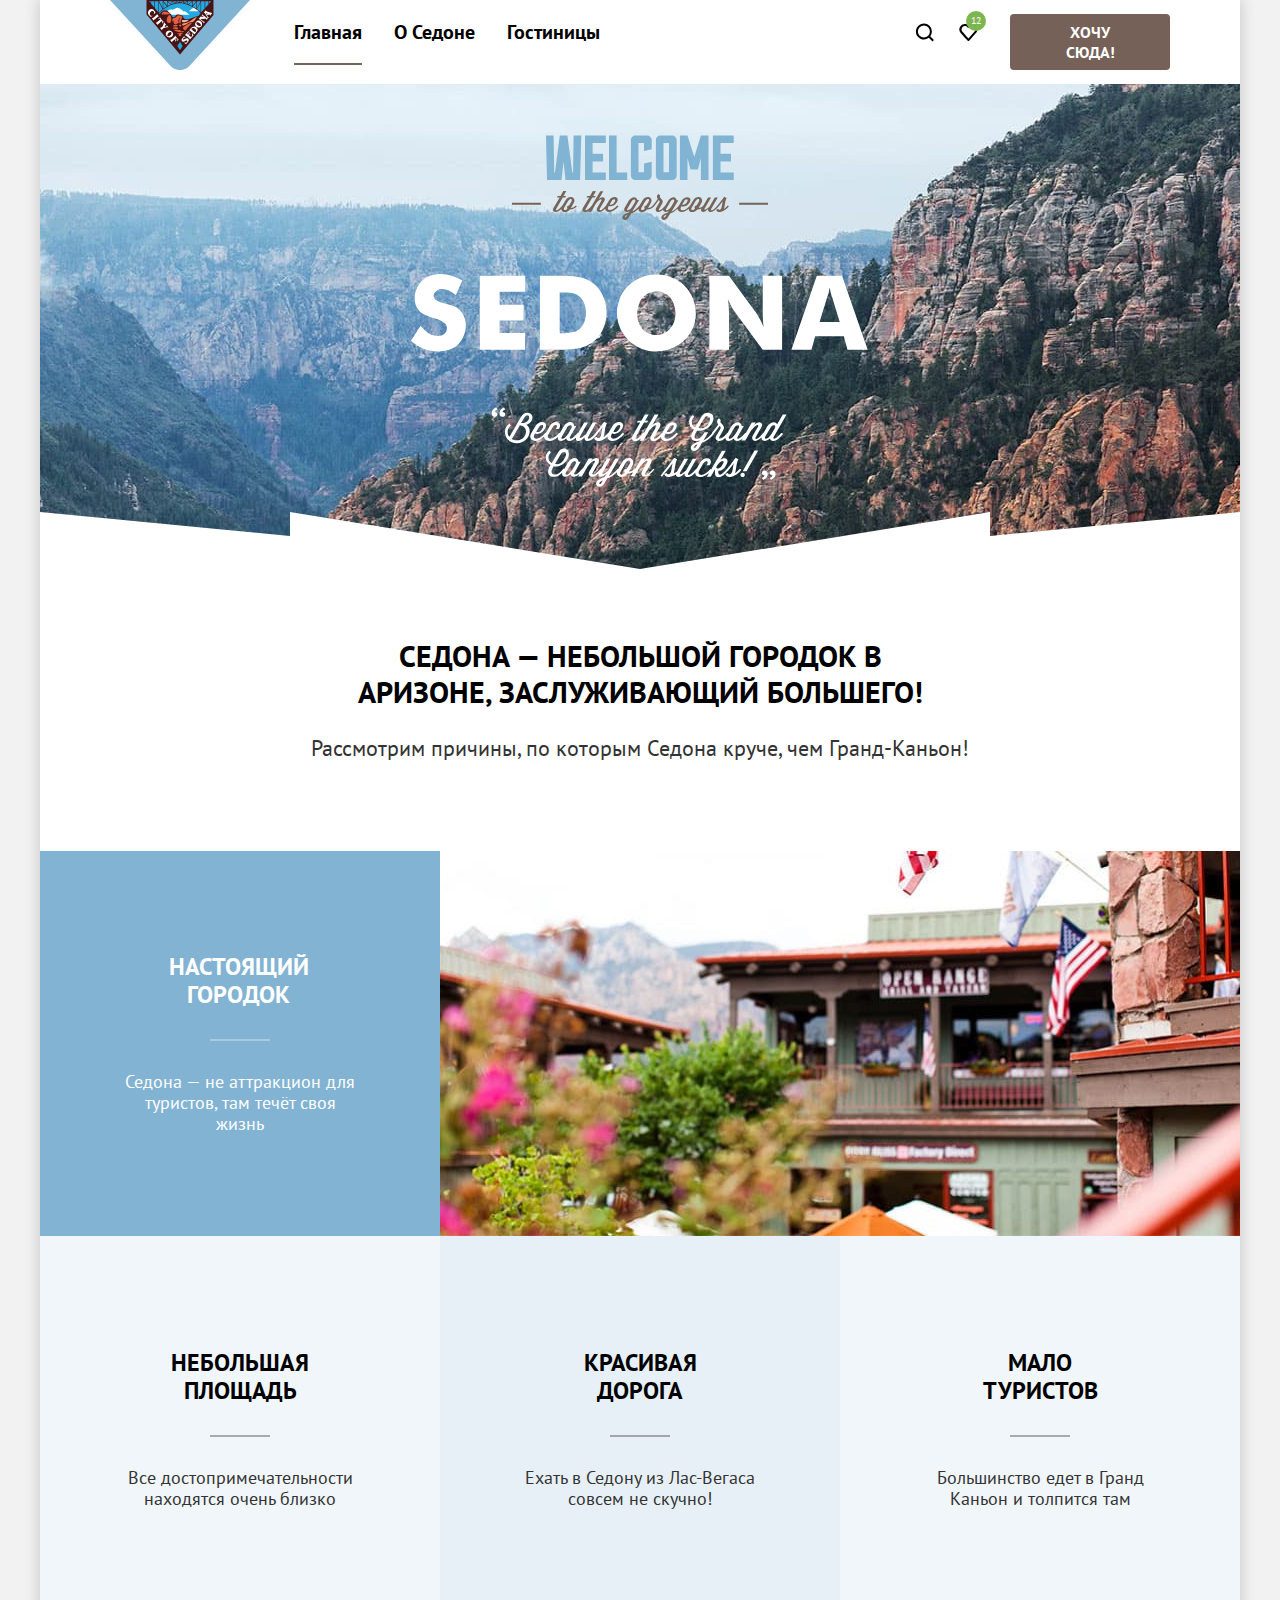
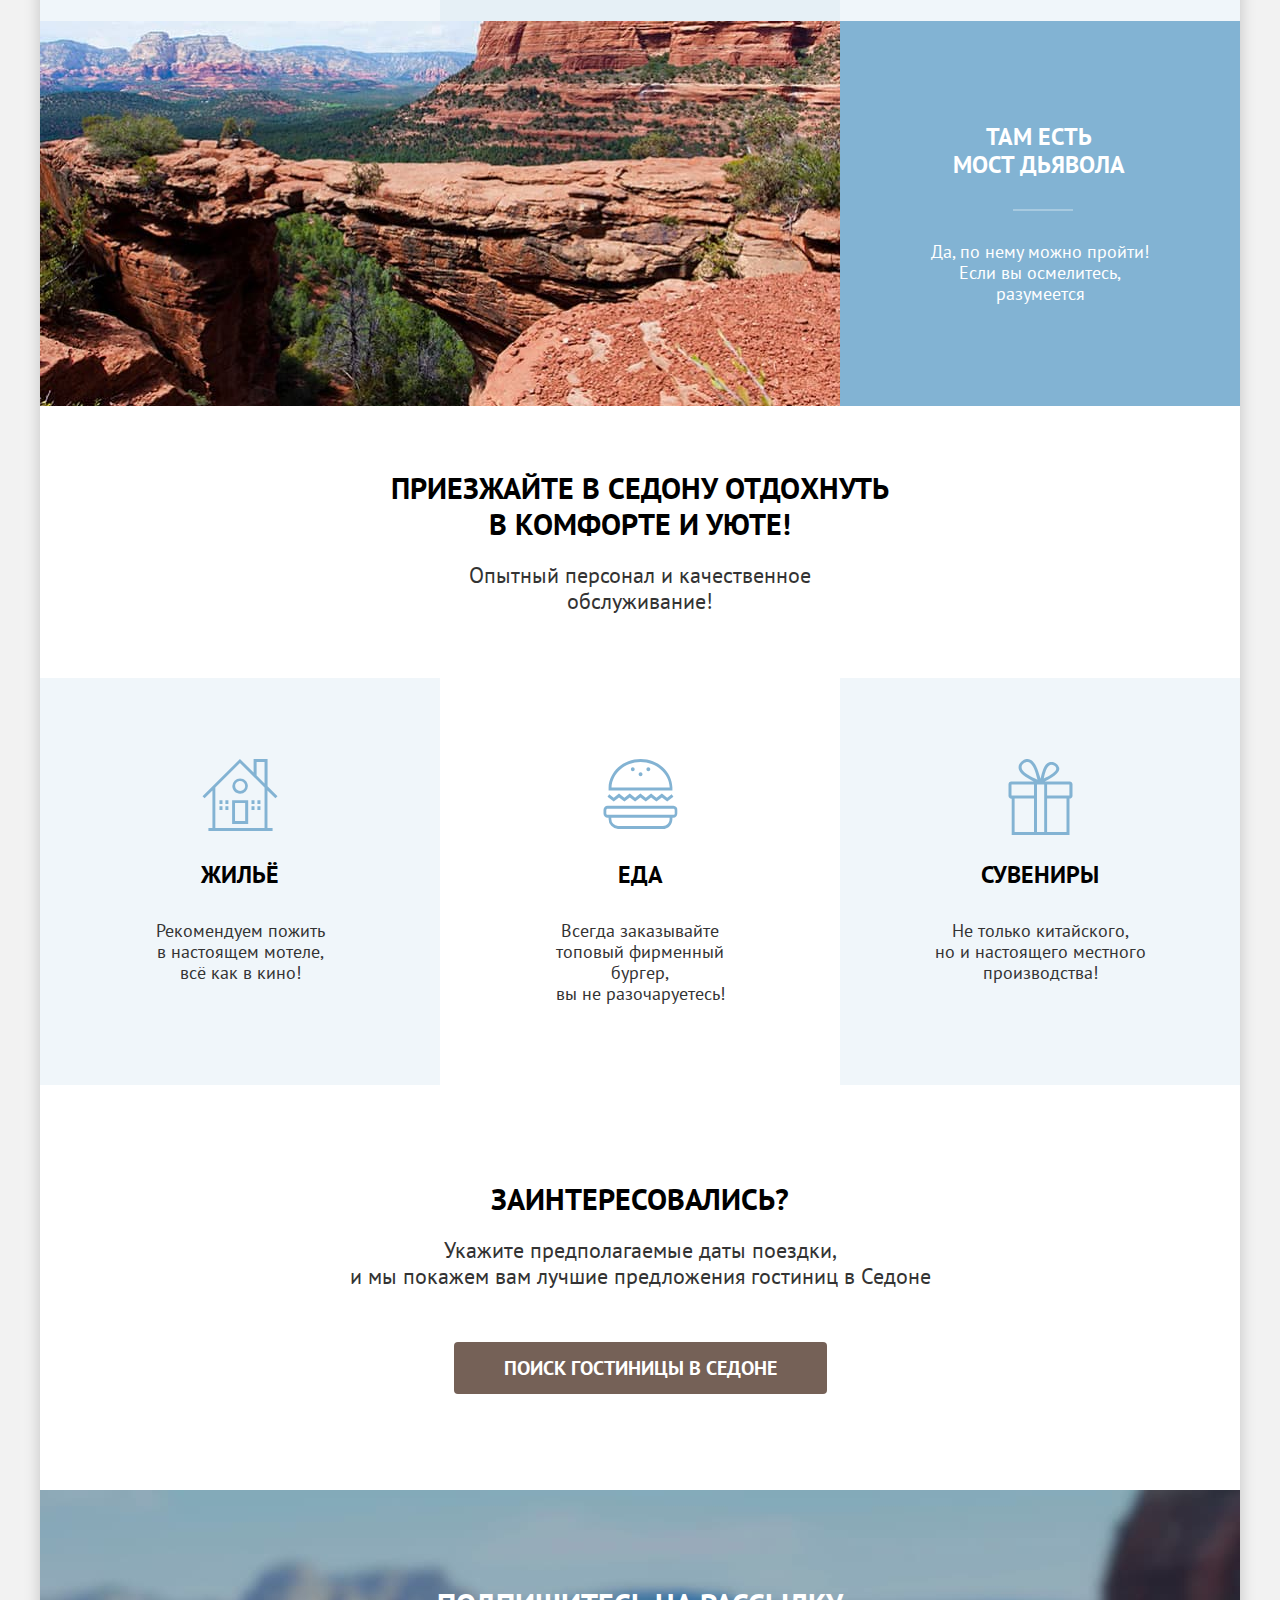
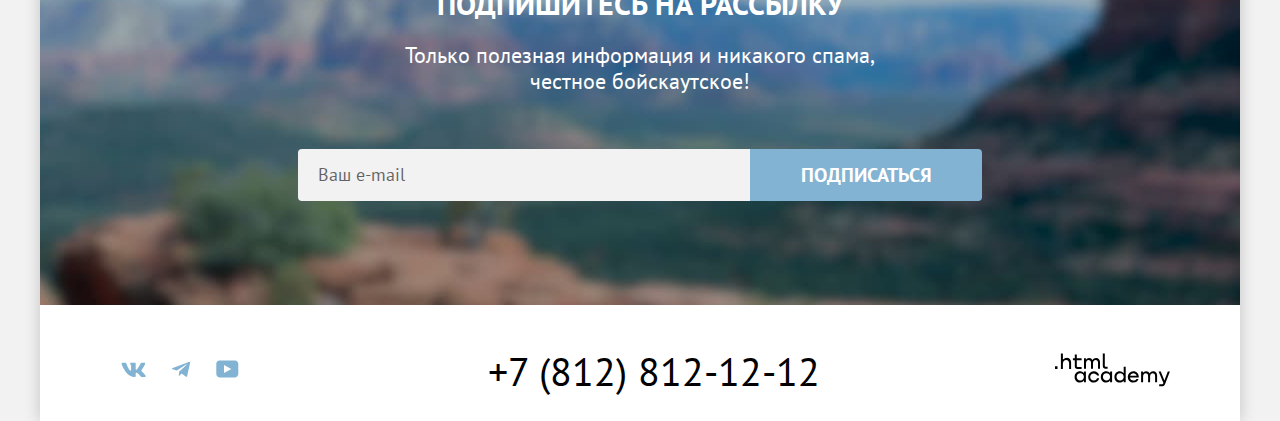
<file: index.html>
<!DOCTYPE html>
<html lang="ru">

  <head>
    <meta charset="utf-8">
    <title>HTML Academy: Седона</title>
    <link rel="stylesheet" href="styles/styles.css">
    <link rel="icon" href="favicon.ico">
    <link rel="icon" type="image/png" sizes="32x32" href="images/favicon.png">
  </head>

  <body>
    <!-- навигация -->
    <div class="page-container">
      <header class="page-header" data-test="header">
        <h1 class="visually-hidden">Главное меню.</h1>
        <nav class="navigation">
          <a class="logo-header" href="index.html">
            <img class="logo-header" src="images/logo.svg" width="140" height="70" alt="Логотип Седона."></a>
          <ul class="navigation-list">
            <li class="navigation-item">
              <a class="navigation-link navigation-link-current" href="#">Главная</a>
            </li>
            <li class="navigation-item">
              <a class="navigation-link" href="#">О Седоне</a>
            </li>
            <li class="navigation-item">
              <a class="navigation-link" href="catalog.html">Гостиницы</a>
            </li>
          </ul>

          <ul class="navigation-user">
            <li class="navigation-user-item">
              <a class="navigation-user-link navigation-user-link-search" href="#">
                <svg class="navigation-icon" aria-hidden="true" focusable="false" width="19" height="19"
                  xmlns="http://www.w3.org/2000/svg" role="img" aria-label="Знак поиск">
                  <path fill="#000"
                    d="m18.9 17-3.7-3.67a8 8 0 0 0 1.7-4.87A8 8 0 0 0 8.9.5C4.5.5.9 4.18.9 8.56a8 8 0 0 0 12.9 6.26l3.7 3.68 1.4-1.5Zm-10-2.48a6 6 0 0 1-6-5.96 6 6 0 0 1 12 0 6 6 0 0 1-6 5.96Z" />
                </svg>
                <span class="visually-hidden">Поиск.</span>
              </a>
            </li>
            <li class="navigation-user-item">
              <a class="navigation-user-link navigation-user-link-favorite" href="#">
                <svg class="navigation-icon" aria-hidden="true" focusable="false" width="19" height="17"
                  xmlns="http://www.w3.org/2000/svg" role="img" aria-label="Знак избранное">
                  <path fill="#000"
                    d="M9.3 17a.9.9 0 0 1-.8-.4c-5.4-6.1-6.7-7.5-7-7.9A5.4 5.4 0 0 1 5.9 0c1.3 0 2.5.5 3.5 1.3a5.46 5.46 0 0 1 9 4.1c0 1.3-.5 2.5-1.3 3.4l-7 7.9c-.2.2-.4.3-.8.3Zm-6-9.5c.3.4 3.5 4 6.1 6.9l6.2-7c.5-.5.7-1.2.7-2 0-1.8-1.5-3.3-3.3-3.3-1 0-2 .5-2.7 1.3-.3.3-.6.4-.9.4-.3 0-.6-.2-.8-.4-.7-.8-1.7-1.3-2.7-1.3-1.8 0-3.3 1.5-3.3 3.3-.1.9.3 1.6.7 2.1-.1 0-.1 0 0 0Z" />
                </svg>
                <span class="visually-hidden">Избранное.</span>
                <span class="favorites">12</span>
              </a>
            </li>
            <li class="navigation-user-item">
              <a class="button-navigation" href="#">Хочу сюда!</a>
            </li>
          </ul>
        </nav>
      </header>

      <main class="main-container main-index" data-test="main">
        <!-- хиро -->
        <section class="hero" data-test="hero">
          <img class="hero-img" src="images/icons/welcome.svg" width="458" height="352"
            alt="Welcome to the gorgeous Sedona, because the Grand Canyon sucks!">
        </section>
        <!-- преимущества -->
        <section class="advantages" data-test="advantages">
          <h2 class="visually-hidden">Преимущества.</h2>
          <h2 class="title">
            Седона — небольшой городок в Аризоне, заслуживающий большего!</h2>
          <p class="title-description">Рассмотрим причины, по которым Седона круче, чем Гранд-Каньон!</p>
          <ul class="advantages-list">
            <li class="advantages-item-town">
              <div class="advantages-item-container">
                <h3 class="advantages-title">Настоящий городок</h3>
                <p class="advantages-description">Седона — не аттракцион для туристов, там течёт своя жизнь</p>
              </div>
              <img class="advantages-photo" src="images/advantages-photo-1.jpg" width="800" height="385"
                alt="Фото города.">
            </li>
            <li class="advantages-item advantages-item-square advantages-item-square-road-tourist">
              <h3 class="advantages-title advantages-title-black">
                Небольшая площадь</h3>
              <p class="advantages-description advantages-description-black">Все достопримечательности находятся
                очень близко</p>
            </li>
            <li class="advantages-item advantages-item-road advantages-item-square-road-tourist">
              <h3 class="advantages-title advantages-title-black">Красивая дорога</h3>
              <p class="advantages-description advantages-description-black">Ехать в Седону из Лас-Вегаса совсем
                не скучно!</p>
            </li>
            <li class="advantages-item advantages-item-tourist advantages-item-square-road-tourist">
              <h3 class="advantages-title advantages-title-black">Мало туристов</h3>
              <p class="advantages-description advantages-description-black">Большинство едет в Гранд Каньон и
                толпится там</p>
            </li>
            <li class="advantages-item-bridge">
              <img class="advantages-photo" src="images/advantages-photo-2.jpg" width="800" height="385"
                alt="Фото гор.">
              <div class="advantages-item-container">
                <h3 class="advantages-title">Там есть<br> мост дьявола</h3>
                <p class="advantages-description">Да, по нему можно пройти! Если вы осмелитесь,<br> разумеется</p>
              </div>
            </li>
          </ul>
        </section>
        <!-- сервис -->
        <section class="service">
          <h2 class="visually-hidden">Преимущества сервиса.</h2>
          <h2 class="service-title">Приезжайте в Седону отдохнуть в комфорте и уюте!</h2>
          <p class="service-description">Опытный персонал и качественное обслуживание!</p>
          <ul class="service-list">
            <li class="service-item service-item-dwelling">
              <h3 class="service-item-title">Жильё</h3>
              <p class="service-item-description">Рекомендуем пожить<br> в настоящем мотеле,<br> всё как в кино!</p>
            </li>
            <li class="service-item service-item-food">
              <h3 class="service-item-title">Еда</h3>
              <p class="service-item-description">Всегда заказывайте<br> топовый фирменный бургер,<br> вы не
                разочаруетесь!
              </p>
            </li>
            <li class="service-item service-item-souvenir">
              <h3 class="service-item-title">Сувениры</h3>
              <p class="service-item-description">Не только китайского,<br> но и настоящего местного<br> производства!
              </p>
            </li>
          </ul>
        </section>
        <!-- поиск гостиницы -->
        <section class="search" data-test="search">
          <h2 class="visually-hidden">Поиск гостиницы.</h2>
          <div class="search-container">
            <h2 class="search-title">Заинтересовались?</h2>
            <p class="search-description">Укажите предполагаемые даты поездки,<br> и мы покажем вам лучшие предложения
              гостиниц в Седоне</p>
            <a class="button-brown button-search" href="#">ПОИСК ГОСТИНИЦЫ В СЕДОНЕ</a>
          </div>
        </section>
        <!-- подписаться -->
        <section class="page-subscribe" data-test="subscribe">
          <h2 class="visually-hidden">Подписка на рассылку.</h2>
          <div class="page-subscribe-container">
            <h2 class="subscribe-title">Подпишитесь на рассылку</h2>
            <p class="subscribe-description">Только полезная информация и никакого спама,<br> честное бойскаутское!</p>
            <form class="subscribe-form" action="https://echo.htmlacademy.ru/" method="post">
              <label class="visually-hidden" for="subscribe">Введите ваш e-mail.</label>
              <input class="field-subscribe" placeholder="Ваш e-mail" type="email" name="get-email" id="subscribe" required>
              <button class="button-subscribe" type="submit">Подписаться</button>
            </form>
          </div>
        </section>
      </main>
      <!-- футер -->
      <footer class="page-footer" data-test="footer">
        <div class="footer-contacts">
          <section class="footer-social">
            <ul class="footer-social-list">
              <li class="footer-social-item">
                <a class="button-social" href="https://vk.com/htmlacademy">
                  <span class="visually-hidden">vkontakte.</span>
                  <svg class="social-icon" aria-hidden="true" focusable="false" width="25" height="15"
                    xmlns="http://www.w3.org/2000/svg" viewBox="0 0 25 15" role="img" aria-label="Логотип vkontakte.">
                    <path fill-rule="evenodd"
                      d="M24.1 1.8c.2-.5 0-1-.8-1h-2.6c-.7 0-1 .4-1.1.8 0 0-1.4 3.2-3.3 5.3-.6.6-.9.8-1.2.8-.2 0-.4-.2-.4-.8V1.8c0-.7-.2-1-.8-1h-4c-.5 0-.8.4-.8.6 0 .7 1 .8 1 2.6v3.8c0 .8 0 1-.4 1-.9 0-3-3.3-4.3-7-.3-.7-.5-1-1.2-1H1.6c-.8 0-1 .4-1 .8 0 .7 1 4 4.2 8.5C7 13.2 10 15 12.8 15c1.7 0 1.9-.4 1.9-1v-2.4c0-.7.2-.8.7-.8.4 0 1 .1 2.6 1.6 1.8 1.8 2 2.6 3 2.6h2.7c.7 0 1.1-.4 1-1.1-.3-.8-1.2-1.8-2.3-3-.6-.8-1.5-1.5-1.8-2-.4-.4-.3-.6 0-1 0 0 3.2-4.5 3.5-6Z"
                      clip-rule="evenodd" />
                  </svg>
                </a>
              </li>
              <li class="footer-social-item">
                <a class="button-social" href="https://t.me/htmlacademy">
                  <span class="visually-hidden">Telegram.</span>
                  <svg class="social-icon" aria-hidden="true" focusable="false" width="18" height="16"
                    xmlns="http://www.w3.org/2000/svg" viewBox="0 0 18 16" role="img" aria-label="Логотип Telegram.">
                    <path
                      d="M16.8 1 .8 7c-1 .4-1 1-.2 1.3l4.1 1.3 9.5-6c.5-.3.9-.1.5.2l-7.6 7-.3 4.1c.4 0 .6-.2.8-.4l2-2 4.1 3.1c.8.5 1.3.3 1.5-.7L18 2.2c.3-1-.4-1.6-1.1-1.2Z" />
                  </svg>
                </a>
              </li>
              <li class="footer-social-item">
                <a class="button-social button-social-ut" href="https://www.youtube.com/user/htmlacademyru">
                  <span class="visually-hidden">Youtube.</span>
                  <svg class="social-icon" aria-hidden="true" focusable="false" width="23" height="18"
                    xmlns="http://www.w3.org/2000/svg" viewBox="0 0 23 18" role="img" aria-label="Логотип Youtube.">
                    <path
                      d="M19 .4H3.4C1.6.4.3 2 .3 3.8v10c0 2 1.3 3.6 3.2 3.6h15.7c1.6 0 3.1-1.6 3.1-3.4V3.8C22.1 2 20.8.4 19 .4ZM8 12.9v-8l7.3 4-7.3 4Z" />
                  </svg>
                </a>
              </li>
            </ul>
          </section>
          <section class="footer-tel">
            <a class="contacts-phone" href="tel:+78128121212">+7 (812) 812-12-12</a>
          </section>
          <section class="footer-logo-html">
            <a class="logo-link" href="https://htmlacademy.ru/">
              <svg class="logo-icon-academy" aria-hidden="true" focusable="false" width="115" height="34"
                xmlns="http://www.w3.org/2000/svg" viewBox="0 0 115 34" role="img" aria-label="Логотип академии.">
                <path
                  d="M0 13.3v2.6h2.5v-2.6H0ZM11.6 4.9c-1.6 0-2.8.7-3.6 1.7h-.1V.4h-2v15.5h2v-5.3C7.9 8.5 9.2 7 11.2 7c1.8 0 2.9 1.4 2.9 3.2v5.7h2V9.8c.1-3-1.8-5-4.5-5ZM26.6 5.2h-4.8V1.5h-2v3.8h-1.9v2h1.9v6c0 1.7 1 2.7 2.7 2.7h4.1v-2h-3.7c-.7 0-1.1-.4-1.1-1.1V7.2h4.8v-2ZM41.1 5c-1.6 0-2.9.8-3.5 2h-.1a3.7 3.7 0 0 0-3.4-2c-1.4 0-2.5.8-3.1 1.8h-.1V5.2H29v10.6h2v-5.4c0-2 1-3.5 2.6-3.5 1.5 0 2.4 1 2.4 2.6v6.3h2v-5.6c0-2.4 1.4-3.3 2.6-3.3 1.5 0 2.4 1 2.4 2.6v6.3h2V9.3c.1-2.5-1.4-4.3-3.9-4.3ZM47.8 13c0 1.8 1 2.8 2.8 2.8h2v-2h-1.7c-.7 0-1.1-.4-1.1-1.1V.4h-2V13ZM28.9 20a4.9 4.9 0 0 0-3.9-1.7c-3.1 0-5.4 2.3-5.4 5.6s2.3 5.6 5.4 5.6c1.8 0 3-.8 3.8-2h.1v1.7h2V18.6h-2V20Zm-3.6 7.5a3.5 3.5 0 0 1-3.6-3.6c0-2 1.4-3.6 3.6-3.6s3.6 1.6 3.6 3.6c0 1.9-1.4 3.6-3.6 3.6ZM44.2 22.4c-.5-2.4-2.6-4.1-5.4-4.1a5.4 5.4 0 0 0-5.6 5.6c0 3 2.2 5.6 5.6 5.6 2.8 0 4.9-1.8 5.4-4.2h-2.1a3.4 3.4 0 0 1-3.3 2.3 3.5 3.5 0 0 1-3.6-3.6c0-2 1.4-3.6 3.6-3.6 1.6 0 2.8 1 3.3 2.2h2.1v-.2ZM55.1 20a4.9 4.9 0 0 0-3.9-1.7c-3.1 0-5.4 2.3-5.4 5.6s2.3 5.6 5.4 5.6c1.8 0 3-.8 3.8-2h.1v1.7h2V18.6h-2V20Zm-3.6 7.5a3.5 3.5 0 0 1-3.6-3.6c0-2 1.4-3.6 3.6-3.6s3.6 1.6 3.6 3.6c0 1.9-1.5 3.6-3.6 3.6ZM68.7 20.2a5 5 0 0 0-3.9-2c-3.1 0-5.4 2.4-5.4 5.7 0 3.3 2.2 5.6 5.4 5.6 1.7 0 3-.8 3.8-1.8h.1v1.5h2V13.8h-2v6.4Zm-3.6 7.3a3.5 3.5 0 0 1-3.6-3.6c0-2 1.4-3.6 3.6-3.6s3.6 1.6 3.6 3.6c-.1 2-1.5 3.6-3.6 3.6ZM78.3 18.3a5.4 5.4 0 0 0-5.5 5.6c0 3 2.1 5.6 5.5 5.6 2.5 0 4.5-1.3 5.2-3.6h-2.1c-.5 1-1.6 1.6-3 1.6-1.9 0-3.3-1.3-3.4-3h8.8c.2-3.5-2-6.2-5.5-6.2Zm0 1.9c1.7 0 3 1 3.3 2.6h-6.5a3.2 3.2 0 0 1 3.2-2.6ZM98.2 18.3a4 4 0 0 0-3.6 2h-.1c-.6-1.2-1.8-2-3.4-2-1.4 0-2.5.7-3.1 1.8v-1.5h-1.9v10.6h2v-5.4c0-2 1-3.4 2.6-3.5 1.5 0 2.4 1 2.4 2.6v6.3h2v-5.6c0-2.4 1.4-3.3 2.6-3.3 1.5 0 2.4 1 2.4 2.6v6.3h2v-6.5c.1-2.6-1.4-4.4-3.9-4.4ZM109.4 27.4l-3.6-9h-2.2l4.8 11.7c-.3.9-.7 1.2-1.7 1.2h-2.5v2h2.5c1.8 0 2.8-.8 3.5-2.6l4.7-12.2h-2.1l-3.4 8.9Z" />
              </svg>
            </a>
          </section>
        </div>
      </footer>
    </div>
    <!-- модальное окно -->
    <div class="modal-container modal-container-close">
      <div class="modal-search">
        <button class="modal-close-button">
          <span class="visually-hidden">Закрыть.</span>
        </button>
        <section class="modal-content">
          <h2 class="modal-title">Поиск гостиницы в Седоне</h2>
          <form class="form-serch" action="https://echo.htmlacademy.ru/" method="post">
            <div class="form-serch-container">
              <div class="appointment-form-date">
                <label class="modal-form-label" for="appointment-date-check-in">Дата Заезда:</label>
                <input class="modal-form-input field" type="text" id="appointment-date-check-in"
                  name="appointment-date-check-in" placeholder="Укажите дату" value="27 апреля 2020" required>
                <span class="input-comment input-comment-mistake">Мы не можем отправить вас в прошлое.</span>
              </div>
              <div class="appointment-form-date">
                <label class="modal-form-label" for="appointment-date-check-out">Дата Выезда:</label>
                <input class="modal-form-input field" type="text" id="appointment-date-check-out"
                  name="appointment-date-check-out" placeholder="Укажите дату" value="1 сентября 2023" required>
                <span class="input-comment">На эти даты есть свободные номера. Пока есть.</span>
              </div>
              <div class="appointment-form-guest">
                <div class="adult-container">
                  <label class="modal-form-label" for="guest-adult">Взрослые:</label>
                  <div class="wrapper-input">
                    <button class="wrapper-input-button" type="button">
                      <span class="visually-hidden">
                        Уменьшить значение на одну единицу.</span>
                      <svg class="svg-input-button" aria-hidden="true" focusable="false"
                        xmlns="http://www.w3.org/2000/svg" width="14" height="2" fill="none" viewBox="0 0 14 2" role="img" aria-label="Знак минус">
                        <path d="M0 0v2h14V0H0Z" />
                      </svg>
                    </button>
                    <input class="modal-form-input-number" id="guest-adult" type="number" name="guest-adult"
                      placeholder="0" value="2" required>
                    <button class="wrapper-input-button" type="button">
                      <span class="visually-hidden">
                        Увеличить значение на одну единицу.</span>
                      <svg class="svg-input-button" aria-hidden="true" focusable="false"
                        xmlns="http://www.w3.org/2000/svg" width="14" height="14" fill="none" viewBox="0 0 14 14" role="img" aria-label="Знак плюс">
                        <path d="M14 6H8V0H6v6H0v2h6v6h2V8h6V6Z" />
                      </svg>
                    </button>
                  </div>
                </div>
                <div class="children-container">
                  <span class="modal-form-label">
                    <label class="modal-form-label" for="guest-children">Дети:</label>
                    <span class="tooltip">
                      <button class="tooltip-toggle" type="button" aria-labelledby="tooltip-label-date">
                        <svg class="tooltip-icon" xmlns="http://www.w3.org/2000/svg" width="3" height="12" fill="none" role="img" aria-label="Знак указатель на подсказку">
                          <path fill-rule="evenodd" d="M.4 0h2v2h-2V0Zm2 12h-2V3h2v9Z" clip-rule="evenodd" />
                        </svg>
                      </button>
                      <span class="tooltip-text" role="tooltip" id="tooltip-label-date">Укажите количество детей,
                        которые будут с вами, возраст которых от 6 до
                        18 лет. Дети до 6 лет размещаются бесплатно.
                      </span>
                    </span>
                  </span>
                  <div class="wrapper-input">
                    <button class="wrapper-input-button" type="button">
                      <span class="visually-hidden">
                        Уменьшить значение на одну единицу.</span>
                      <svg class="svg-input-button" aria-hidden="true" focusable="false"
                        xmlns="http://www.w3.org/2000/svg" width="14" height="2" fill="none" viewBox="0 0 14 2" role="img" aria-label="Знак минус">
                        <path d="M0 0v2h14V0H0Z" />
                      </svg>
                    </button>
                    <input class="modal-form-input-number" id="guest-children" type="number" name="guest-children"
                      placeholder="0" value="2" required>
                    <button class="wrapper-input-button" type="button">
                      <span class="visually-hidden">
                        Увеличить значение на одну единицу.</span>
                      <svg class="svg-input-button" aria-hidden="true" focusable="false"
                        xmlns="http://www.w3.org/2000/svg" width="14" height="14" fill="none" viewBox="0 0 14 14" role="img" aria-label="Знак плюс">
                        <path d="M14 6H8V0H6v6H0v2h6v6h2V8h6V6Z" />
                      </svg>
                    </button>
                  </div>
                </div>
              </div>
            </div>
            <button class="modal-search-button" type="submit">Найти</button>
          </form>
        </section>
      </div>
    </div>
  </body>

</html>
</file>
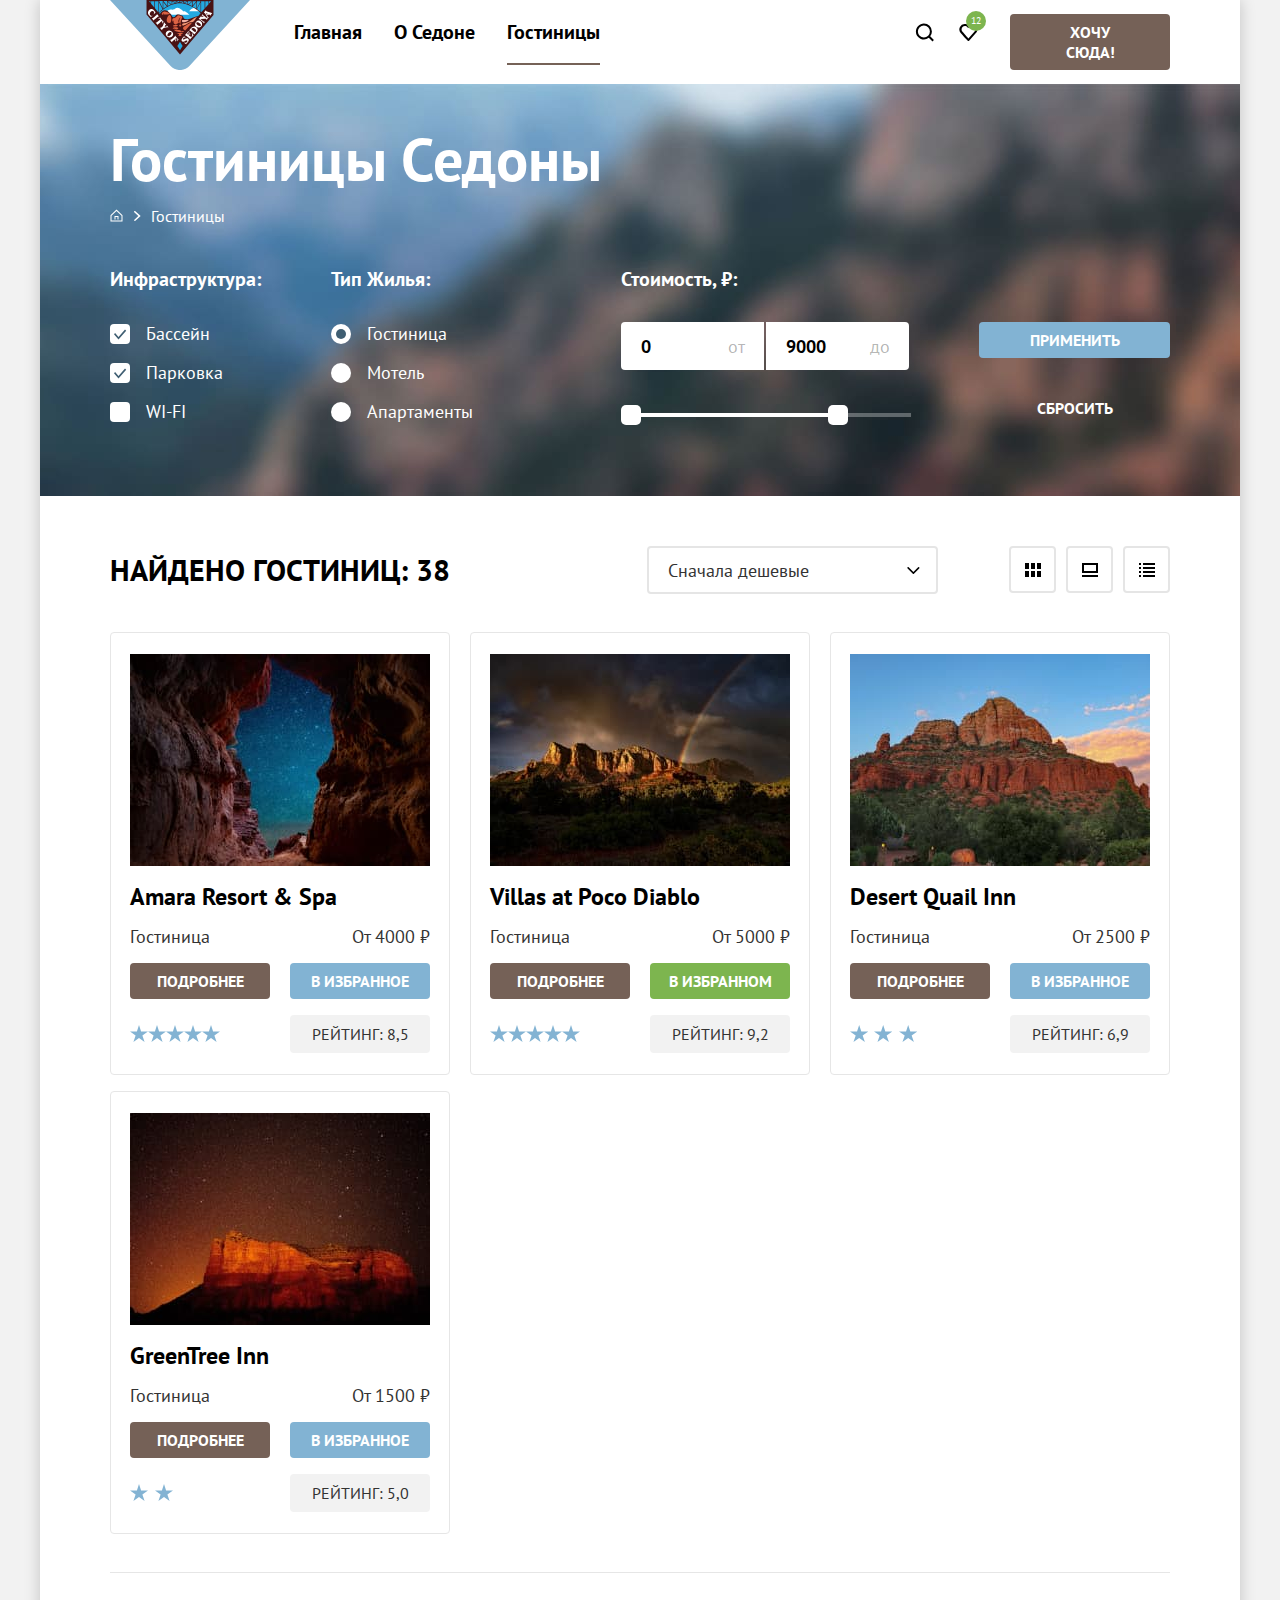
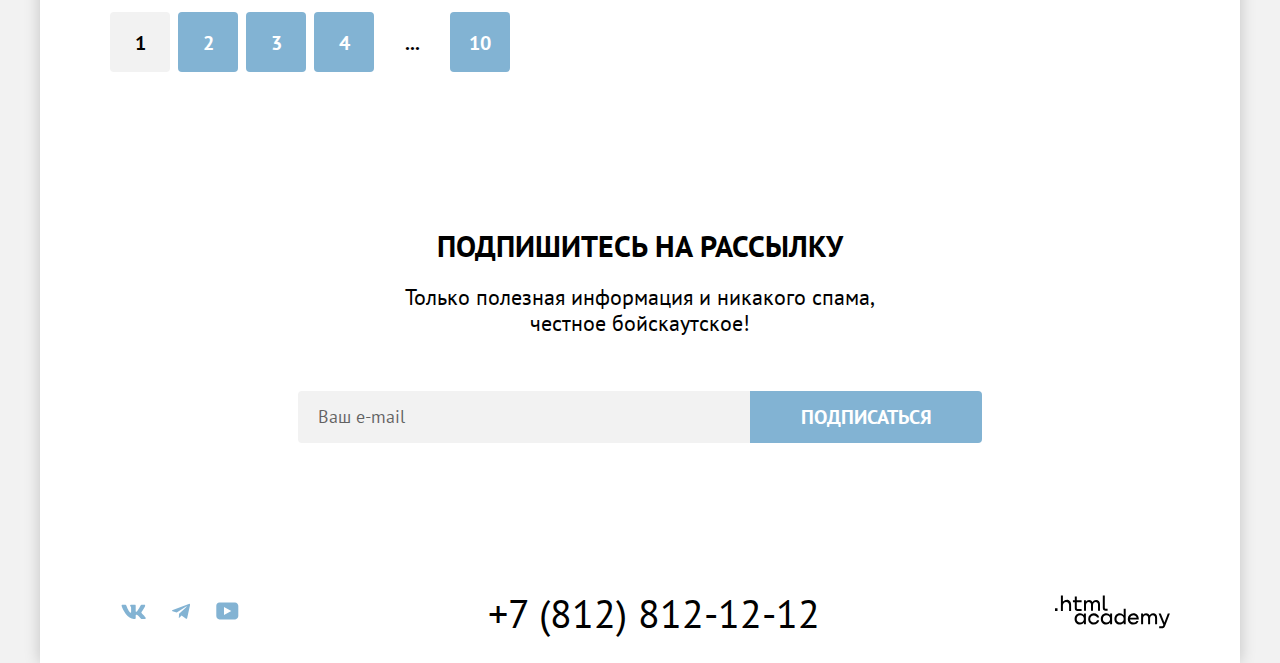
<file: catalog.html>
<!DOCTYPE html>
<html lang="ru">

  <head>
    <meta charset="utf-8">
    <title>HTML Academy: Седона</title>
    <link rel="stylesheet" href="styles/styles.css">
    <link rel="icon" href="favicon.ico">
    <link rel="icon" type="image/png" sizes="32x32" href="images/favicon.png">
  </head>

  <body>
    <div class="page-container">
      <!-- навигация -->
      <header class="page-header" data-test="header">
        <h1 class="visually-hidden">Главное меню.</h1>
        <nav class="navigation">
          <a class="logo-header" href="index.html">
            <img class="logo-header" src="images/logo.svg" width="140" height="70" alt="Логотип Седона."></a>
          <ul class="navigation-list">
            <li class="navigation-item">
              <a class="navigation-link" href="index.html">Главная</a>
            </li>
            <li class="navigation-item">
              <a class="navigation-link" href="#">О Седоне</a>
            </li>
            <li class="navigation-item">
              <a class="navigation-link navigation-link-current" href="catalog.html">Гостиницы</a>
            </li>
          </ul>

          <ul class="navigation-user">
            <li class="navigation-user-item">
              <a class="navigation-user-link navigation-user-link-search" href="#">
                <svg class="navigation-icon" aria-hidden="true" focusable="false" width="19" height="19"
                  xmlns="http://www.w3.org/2000/svg" role="img" aria-label="Знак поиск">
                  <path fill="#000"
                    d="m18.9 17-3.7-3.67a8 8 0 0 0 1.7-4.87A8 8 0 0 0 8.9.5C4.5.5.9 4.18.9 8.56a8 8 0 0 0 12.9 6.26l3.7 3.68 1.4-1.5Zm-10-2.48a6 6 0 0 1-6-5.96 6 6 0 0 1 12 0 6 6 0 0 1-6 5.96Z" />
                </svg>
                <span class="visually-hidden">Поиск.</span>
              </a>
            </li>
            <li class="navigation-user-item">
              <a class="navigation-user-link navigation-user-link-favorite" href="#">
                <svg class="navigation-icon" aria-hidden="true" focusable="false" width="19" height="17"
                  xmlns="http://www.w3.org/2000/svg" role="img" aria-label="Знак избранное">
                  <path fill="#000"
                    d="M9.3 17a.9.9 0 0 1-.8-.4c-5.4-6.1-6.7-7.5-7-7.9A5.4 5.4 0 0 1 5.9 0c1.3 0 2.5.5 3.5 1.3a5.46 5.46 0 0 1 9 4.1c0 1.3-.5 2.5-1.3 3.4l-7 7.9c-.2.2-.4.3-.8.3Zm-6-9.5c.3.4 3.5 4 6.1 6.9l6.2-7c.5-.5.7-1.2.7-2 0-1.8-1.5-3.3-3.3-3.3-1 0-2 .5-2.7 1.3-.3.3-.6.4-.9.4-.3 0-.6-.2-.8-.4-.7-.8-1.7-1.3-2.7-1.3-1.8 0-3.3 1.5-3.3 3.3-.1.9.3 1.6.7 2.1-.1 0-.1 0 0 0Z" />
                </svg>
                <span class="visually-hidden">Избранное.</span>
                <span class="favorites">12</span>
              </a>
            </li>
            <li class="navigation-user-item">
              <a class="button-navigation" href="#">Хочу сюда!</a>
            </li>
          </ul>
        </nav>
      </header>

      <main class="main-container main-inner">
        <!-- хедер каталога -->
        <header class="inner-header" data-test="filter">
          <h2 class="inner-header-title">Гостиницы Седоны</h2>
          <ul class="breadcrumbs">
            <li class="breadcrumbs-item">
              <a class="breadcrumbs-link-main" href="index.html">
                <span class="visually-hidden">Главная.</span>
                <svg class="breadcrumbs-icon" aria-hidden="true" focusable="false" width="13" height="13" fill="none"
                  viewBox="0 0 13 13" xmlns="http://www.w3.org/2000/svg" role="img" aria-label="Дом">
                  <path fill="#fff" d="m6.5.5-6 5.8v6.2h12V6.3L6.5.5Zm5 11h-10V6.7l5-4.8 5 4.8v4.8Z" />
                  <path fill="#fff" d="M4.5 10.5h1V8h2v2.5h1V7h-4v3.5Z" />
                </svg>
              </a>
            </li>
            <li class="breadcrumbs-item">
              <a class="breadcrumbs-link">Гостиницы</a>
            </li>
          </ul>
          <!-- фильтр -->
          <section class="catalog-filter-hotels">
            <h2 class="visually-hidden">Список гостиниц с фильтрами.</h2>
            <form class="catalog-filter" action="https://echo.htmlacademy.ru/" method="get">
              <div class="catalog-filter-container">
                <div class="catalog-left-column">
                  <fieldset class="catalog-filter-infrastructure">
                    <legend class="catalog-filter-title">Инфраструктура:</legend>
                    <ul class="catalog-filter-list">
                      <li class="catalog-filter-item">
                        <label class="check">
                          <input class="visually-hidden check-input" type="checkbox" name="pool" checked>
                          <span class="check-mark"></span>
                          <span class="check-label">Бассейн</span>
                        </label>
                      </li>
                      <li class="catalog-filter-item">
                        <label class="check">
                          <input class="visually-hidden check-input" type="checkbox" name="parking" checked>
                          <span class="check-mark"></span>
                          <span class="check-label">Парковка</span>
                        </label>
                      </li>
                      <li class="catalog-filter-item">
                        <label class="check">
                          <input class="visually-hidden check-input" type="checkbox" name="wi-fi">
                          <span class="check-mark"></span>
                          <span class="check-label">WI-FI</span>
                        </label>
                      </li>
                    </ul>
                  </fieldset>

                  <fieldset class="catalog-filter-dwelling">
                    <legend class="catalog-filter-title">Тип Жилья:</legend>
                    <ul class="catalog-filter-list">
                      <li class="catalog-filter-item">
                        <label class="check">
                          <input class="visually-hidden check-input" type="radio" name="dwelling-type" value="hotel"
                            checked>
                          <span class="check-radio"></span>
                          <span class="check-label">Гостиница</span>
                        </label>
                      </li>
                      <li class="catalog-filter-item">
                        <label class="check">
                          <input class="visually-hidden check-input" type="radio" name="dwelling-type" value="motel">
                          <span class="check-radio"></span>
                          <span class="check-label">Мотель</span>
                        </label>
                      </li>
                      <li class="catalog-filter-item">
                        <label class="check">
                          <input class="visually-hidden check-input" type="radio" name="dwelling-type"
                            value="appartment">
                          <span class="check-radio"></span>
                          <span class="check-label">Апартаменты</span>
                        </label>
                      </li>
                    </ul>
                  </fieldset>
                </div>
                <div class="catalog-right-column">
                  <fieldset class="catalog-filter-price">
                    <legend class="catalog-filter-title">Стоимость, ₽:</legend>
                    <div class="range-price">
                      <div class="range-price-container">
                        <label for="input-min" class="filter-label-min">от</label>
                        <input class="range-input range-input-min" id="input-min" type="number" value="0"
                          name="min-price">
                      </div>

                      <div class="range-price-container">
                        <label for="input-max" class="filter-label-max">до</label>
                        <input class="range-input range-input-max" id="input-max" type="number" value="9000"
                          name="max-price">
                      </div>
                    </div>
                    <div class="range-scale">
                      <div class="range-backside">
                        <div class="range-frontside" style="left: 1px; width: 226px">
                          <button class="range-button range-button-min" type="button">
                          </button>
                          <button class="range-button range-button-max" type="button">
                          </button>
                        </div>
                      </div>
                    </div>
                  </fieldset>

                  <div class="button-filter-container">
                    <button class="button-filter-blu" type="submit">Применить</button>
                    <button class="button-filter-transparent" type="reset">Сбросить</button>
                  </div>
                </div>
              </div>
            </form>
          </section>
        </header>
        <!-- результаты поиска, сортировка -->
        <section class="search-results">
          <h2 class="title-search">Найдено гостиниц: 38</h2>
          <select class="select-control" aria-label="Сортировка">
            <option value="cheap">Сначала дешевые</option>
            <option value="popular">Сначала популярные</option>
            <option value="expensive">Сначала дорогие</option>
          </select>

          <ul class="display-type">
            <li class="display-item"><a class="button-display" href="#">
                <svg class="display-type-icon" aria-hidden="true" focusable="false" width="16" height="14"
                  xmlns="http://www.w3.org/2000/svg" role="img" aria-label="Знак карточки">
                  <path fill="#000"
                    d="M4 0H0v6h4V0Zm12 0h-4v6h4V0Zm-6 0H6v6h4V0ZM4 8H0v6h4V8Zm12 0h-4v6h4V8Zm-6 0H6v6h4V8Z" />
                </svg>
                <span class="visually-hidden">Показать карточки.</span></a>
            </li>
            <li class="display-item"><a class="button-display" href="#">
                <svg class="display-type-icon" aria-hidden="true" focusable="false" width="16" height="14"
                  xmlns="http://www.w3.org/2000/svg" role="img" aria-label="Знак экран">
                  <path fill="#000" d="M16 12H0v2h16v-2ZM14 2v6H2V2h12Zm2-2H0v10h16V0Z" />
                </svg>
                <span class="visually-hidden">Показать один вариант.</span></a>
            </li>
            <li class="display-item"><a class="button-display" href="#">
                <svg class="display-type-icon" aria-hidden="true" focusable="false" width="16" height="14"
                  xmlns="http://www.w3.org/2000/svg" role="img" aria-label="Знак список">
                  <path fill="#000"
                    d="M2 0H0v2h2V0Zm14 0H4v2h12V0ZM2 4H0v2h2V4Zm14 0H4v2h12V4ZM2 8H0v2h2V8Zm14 0H4v2h12V8ZM2 12H0v2h2v-2Zm14 0H4v2h12v-2Z" />
                </svg>
                <span class="visually-hidden">Список.</span></a>
            </li>
          </ul>
        </section>
        <!-- карточки отелей -->
        <section class="catalog-hotels" data-test="catalog">
          <div class="catalog-hotels-container">
            <ul class="hotel-card-list">
              <li class="hotel-card-item">
                <a class="hotel-card-link" href="#">
                  <img class="hotel-card-image" src="images/hotel-1.jpg" width="300" height="212" alt="amara resort.">
                  <h3 class="hotel-card-title">Amara Resort & Spa</h3>
                </a>
                <div class="card-container">
                  <span class="hotel-dwelling">Гостиница</span>
                  <span class="hotel-price">От 4000 ₽</span>
                  <a class="button-card-brown" href="#">Подробнее</a>
                  <a class="button-card-blu" href="#">В избранное</a>
                  <span class="stars four-stars"><span class="visually-hidden">4 звезды.</span></span>
                  <span class="rating">Рейтинг: 8,5</span>
                </div>
              </li>
              <li class="hotel-card-item">
                <a class="hotel-card-link" href="#">
                  <img class="hotel-card-image" src="images/hotel-2.jpg" width="300" height="212"
                    alt="villas-at-poco-diablo.">
                  <h3 class="hotel-card-title">Villas at Poco Diablo</h3>
                </a>
                <div class="card-container">
                  <span class="hotel-dwelling">Гостиница</span>
                  <span class="hotel-price">От 5000 ₽</span>
                  <a class="button-card-brown" href="#">Подробнее</a>
                  <a class="button-card-blu button-card-green" href="#">В избранном</a>
                  <span class="stars four-stars"><span class="visually-hidden">4 звезды.</span></span>
                  <span class="rating">Рейтинг: 9,2</span>
                </div>
              </li>
              <li class="hotel-card-item">
                <a class="hotel-card-link" href="#">
                  <img class="hotel-card-image" src="images/hotel-3.jpg" width="300" height="212"
                    alt="desert-quail-inn.">
                  <h3 class="hotel-card-title">Desert Quail Inn</h3>
                </a>
                <div class="card-container">
                  <span class="hotel-dwelling">Гостиница</span>
                  <span class="hotel-price">От 2500 ₽</span>
                  <a class="button-card-brown" href="#">Подробнее</a>
                  <a class="button-card-blu" href="#">В избранное</a>
                  <span class="stars three-stars"><span class="visually-hidden">3 звезды.</span></span>
                  <span class="rating">Рейтинг: 6,9</span>
                </div>
              </li>
              <li class="hotel-card-item">
                <a class="hotel-card-link" href="#">
                  <img class="hotel-card-image" src="images/hotel-4.jpg" width="300" height="212" alt="greentree-inn.">
                  <h3 class="hotel-card-title">GreenTree Inn</h3>
                </a>
                <div class="card-container">
                  <span class="hotel-dwelling">Гостиница</span>
                  <span class="hotel-price">От 1500 ₽</span>
                  <a class="button-card-brown" href="#">Подробнее</a>
                  <a class="button-card-blu" href="#">В избранное</a>
                  <span class="stars two-stars"><span class="visually-hidden">2 звезды.</span></span>
                  <span class="rating">Рейтинг: 5,0</span>
                </div>
              </li>
            </ul>
          </div>
          <!-- пагинация -->
          <div class="pagination-container">
            <ul class="pagination">
              <li class="pagination-item">
                <a class="pagination-link pagination-current">1</a>
              </li>
              <li class="pagination-item">
                <a class="pagination-link" href="#">2</a>
              </li>
              <li class="pagination-item">
                <a class="pagination-link" href="#">3</a>
              </li>
              <li class="pagination-item">
                <a class="pagination-link" href="#">4</a>
              </li>
              <li class="pagination-item">
                <a class="pagination-link pagination-link-disabled" href="#">...</a>
              </li>
              <li class="pagination-item">
                <a class="pagination-link" href="#">10</a>
              </li>
            </ul>
          </div>
        </section>
        <!-- подписаться -->
        <section class="page-subscribe inner-subscribe" data-test="subscribe">
          <h2 class="visually-hidden">Подписка на рассылку.</h2>
          <div class="page-subscribe-container inner-subscribe-container">
            <h2 class="subscribe-title">Подпишитесь на рассылку</h2>
            <p class="subscribe-description">Только полезная информация и никакого спама,<br> честное бойскаутское!</p>
            <form class="subscribe-form" action="https://echo.htmlacademy.ru/" method="post">
              <label class="visually-hidden" for="subscribe">Введите ваш e-mail.</label>
              <input class="field-subscribe" placeholder="Ваш e-mail" type="email" name="get-email" id="subscribe"
                required>
              <button class="button-subscribe button-blu" type="submit">Подписаться</button>
            </form>
          </div>
        </section>
      </main>
      <!-- футер -->
      <footer class="page-footer" data-test="footer">
        <div class="footer-contacts">
          <section class="footer-social">
            <ul class="footer-social-list">
              <li class="footer-social-item">
                <a class="button-social" href="https://vk.com/htmlacademy">
                  <span class="visually-hidden">vkontakte.</span>
                  <svg class="social-icon" aria-hidden="true" focusable="false" width="25" height="15"
                    xmlns="http://www.w3.org/2000/svg" viewBox="0 0 25 15" role="img" aria-label="Логотип vkontakte.">
                    <path fill-rule="evenodd"
                      d="M24.1 1.8c.2-.5 0-1-.8-1h-2.6c-.7 0-1 .4-1.1.8 0 0-1.4 3.2-3.3 5.3-.6.6-.9.8-1.2.8-.2 0-.4-.2-.4-.8V1.8c0-.7-.2-1-.8-1h-4c-.5 0-.8.4-.8.6 0 .7 1 .8 1 2.6v3.8c0 .8 0 1-.4 1-.9 0-3-3.3-4.3-7-.3-.7-.5-1-1.2-1H1.6c-.8 0-1 .4-1 .8 0 .7 1 4 4.2 8.5C7 13.2 10 15 12.8 15c1.7 0 1.9-.4 1.9-1v-2.4c0-.7.2-.8.7-.8.4 0 1 .1 2.6 1.6 1.8 1.8 2 2.6 3 2.6h2.7c.7 0 1.1-.4 1-1.1-.3-.8-1.2-1.8-2.3-3-.6-.8-1.5-1.5-1.8-2-.4-.4-.3-.6 0-1 0 0 3.2-4.5 3.5-6Z"
                      clip-rule="evenodd" />
                  </svg>
                </a>
              </li>
              <li class="footer-social-item">
                <a class="button-social" href="https://t.me/htmlacademy">
                  <span class="visually-hidden">Telegram.</span>
                  <svg class="social-icon" aria-hidden="true" focusable="false" width="18" height="16"
                    xmlns="http://www.w3.org/2000/svg" viewBox="0 0 18 16" role="img" aria-label="Логотип Telegram.">
                    <path
                      d="M16.8 1 .8 7c-1 .4-1 1-.2 1.3l4.1 1.3 9.5-6c.5-.3.9-.1.5.2l-7.6 7-.3 4.1c.4 0 .6-.2.8-.4l2-2 4.1 3.1c.8.5 1.3.3 1.5-.7L18 2.2c.3-1-.4-1.6-1.1-1.2Z" />
                  </svg>
                </a>
              </li>
              <li class="footer-social-item">
                <a class="button-social button-social-ut" href="https://www.youtube.com/user/htmlacademyru">
                  <span class="visually-hidden">Youtube.</span>
                  <svg class="social-icon" aria-hidden="true" focusable="false" width="23" height="18"
                    xmlns="http://www.w3.org/2000/svg" viewBox="0 0 23 18" role="img" aria-label="Логотип Youtube.">
                    <path
                      d="M19 .4H3.4C1.6.4.3 2 .3 3.8v10c0 2 1.3 3.6 3.2 3.6h15.7c1.6 0 3.1-1.6 3.1-3.4V3.8C22.1 2 20.8.4 19 .4ZM8 12.9v-8l7.3 4-7.3 4Z" />
                  </svg>
                </a>
              </li>
            </ul>
          </section>
          <section class="footer-tel">
            <a class="contacts-phone" href="tel:+78128121212">+7 (812) 812-12-12</a>
          </section>
          <section class="footer-logo-html">
            <a class="logo-link" href="https://htmlacademy.ru/">
              <svg class="logo-icon-academy" aria-hidden="true" focusable="false" width="115" height="34"
                xmlns="http://www.w3.org/2000/svg" viewBox="0 0 115 34">
                <path
                  d="M0 13.3v2.6h2.5v-2.6H0ZM11.6 4.9c-1.6 0-2.8.7-3.6 1.7h-.1V.4h-2v15.5h2v-5.3C7.9 8.5 9.2 7 11.2 7c1.8 0 2.9 1.4 2.9 3.2v5.7h2V9.8c.1-3-1.8-5-4.5-5ZM26.6 5.2h-4.8V1.5h-2v3.8h-1.9v2h1.9v6c0 1.7 1 2.7 2.7 2.7h4.1v-2h-3.7c-.7 0-1.1-.4-1.1-1.1V7.2h4.8v-2ZM41.1 5c-1.6 0-2.9.8-3.5 2h-.1a3.7 3.7 0 0 0-3.4-2c-1.4 0-2.5.8-3.1 1.8h-.1V5.2H29v10.6h2v-5.4c0-2 1-3.5 2.6-3.5 1.5 0 2.4 1 2.4 2.6v6.3h2v-5.6c0-2.4 1.4-3.3 2.6-3.3 1.5 0 2.4 1 2.4 2.6v6.3h2V9.3c.1-2.5-1.4-4.3-3.9-4.3ZM47.8 13c0 1.8 1 2.8 2.8 2.8h2v-2h-1.7c-.7 0-1.1-.4-1.1-1.1V.4h-2V13ZM28.9 20a4.9 4.9 0 0 0-3.9-1.7c-3.1 0-5.4 2.3-5.4 5.6s2.3 5.6 5.4 5.6c1.8 0 3-.8 3.8-2h.1v1.7h2V18.6h-2V20Zm-3.6 7.5a3.5 3.5 0 0 1-3.6-3.6c0-2 1.4-3.6 3.6-3.6s3.6 1.6 3.6 3.6c0 1.9-1.4 3.6-3.6 3.6ZM44.2 22.4c-.5-2.4-2.6-4.1-5.4-4.1a5.4 5.4 0 0 0-5.6 5.6c0 3 2.2 5.6 5.6 5.6 2.8 0 4.9-1.8 5.4-4.2h-2.1a3.4 3.4 0 0 1-3.3 2.3 3.5 3.5 0 0 1-3.6-3.6c0-2 1.4-3.6 3.6-3.6 1.6 0 2.8 1 3.3 2.2h2.1v-.2ZM55.1 20a4.9 4.9 0 0 0-3.9-1.7c-3.1 0-5.4 2.3-5.4 5.6s2.3 5.6 5.4 5.6c1.8 0 3-.8 3.8-2h.1v1.7h2V18.6h-2V20Zm-3.6 7.5a3.5 3.5 0 0 1-3.6-3.6c0-2 1.4-3.6 3.6-3.6s3.6 1.6 3.6 3.6c0 1.9-1.5 3.6-3.6 3.6ZM68.7 20.2a5 5 0 0 0-3.9-2c-3.1 0-5.4 2.4-5.4 5.7 0 3.3 2.2 5.6 5.4 5.6 1.7 0 3-.8 3.8-1.8h.1v1.5h2V13.8h-2v6.4Zm-3.6 7.3a3.5 3.5 0 0 1-3.6-3.6c0-2 1.4-3.6 3.6-3.6s3.6 1.6 3.6 3.6c-.1 2-1.5 3.6-3.6 3.6ZM78.3 18.3a5.4 5.4 0 0 0-5.5 5.6c0 3 2.1 5.6 5.5 5.6 2.5 0 4.5-1.3 5.2-3.6h-2.1c-.5 1-1.6 1.6-3 1.6-1.9 0-3.3-1.3-3.4-3h8.8c.2-3.5-2-6.2-5.5-6.2Zm0 1.9c1.7 0 3 1 3.3 2.6h-6.5a3.2 3.2 0 0 1 3.2-2.6ZM98.2 18.3a4 4 0 0 0-3.6 2h-.1c-.6-1.2-1.8-2-3.4-2-1.4 0-2.5.7-3.1 1.8v-1.5h-1.9v10.6h2v-5.4c0-2 1-3.4 2.6-3.5 1.5 0 2.4 1 2.4 2.6v6.3h2v-5.6c0-2.4 1.4-3.3 2.6-3.3 1.5 0 2.4 1 2.4 2.6v6.3h2v-6.5c.1-2.6-1.4-4.4-3.9-4.4ZM109.4 27.4l-3.6-9h-2.2l4.8 11.7c-.3.9-.7 1.2-1.7 1.2h-2.5v2h2.5c1.8 0 2.8-.8 3.5-2.6l4.7-12.2h-2.1l-3.4 8.9Z" />
              </svg>
            </a>
          </section>
        </div>
      </footer>
    </div>
  </body>

</html>
</file>
<file: styles/styles.css>
@font-face {
  font-family: "PT Sans";
  src: url("../fonts/ptsans-400.woff2") format("woff2");
  font-style: normal;
  font-weight: 400;
  font-display: swap;
}

@font-face {
  font-family: "PT Sans";
  src: url("../fonts/ptsans-700.woff2") format("woff2");
  font-style: normal;
  font-weight: 700;
  font-display: swap;
}

html {
  height: 100%;
}

body {
  font-family: "PT Sans", sans-serif;
  font-size: 26px;
  line-height: 24px;
  color: #000000;
  background-color: #f2f2f2;
  margin: 0 auto;
  height: 100%;
  width: 1200px;
}

.page-container {
  background-color: #ffffff;
  display: flex;
  flex-direction: column;
  min-height: 100%;
  box-shadow: 0 0 15px rgba(0, 0, 0, 0.2)
}

.main-container {
  flex-grow: 1;
}

/* хедер навигация */

.navigation {
  display: flex;
  margin: 0 auto;
  width: 1060px;
  position: relative;
  padding-left: 168px;
  box-sizing: border-box;
}

.logo-header {
  position: absolute;
  left: 0;
  top: 0;
}

.navigation-list {
  margin: 0;
  padding: 0;
  width: 507px;
  list-style-type: none;
  display: flex;
  flex-wrap: wrap;
}

.navigation-link {
  font-size: 20px;
  line-height: 24px;
  font-weight: 700;
  text-align: center;
  text-decoration: none;
  color: inherit;
  padding: 20px 16px;
  display: block;
}

.navigation-link-current {
  position: relative;
}

.navigation-link-current::after {
  content: "";
  width: calc(100% - 32px);
  height: 1px;
  border-bottom: 2px solid #756257;
  position: absolute;
  bottom: -1px;
  left: 16px;
}

.navigation-user {
  margin: 0;
  padding: 0;
  max-width: 268px;
  display: flex;
  flex-wrap: wrap;
  margin-left: auto;
  list-style-type: none;
}

.navigation-user-link {
  display: block;
  min-width: 44px;
  min-height: 59px;
  box-sizing: border-box;
  position: relative;
}

.navigation-user-link-favorite {
  position: relative;
}

.navigation-icon {
  position: absolute;
  top: 6px;
  right: 0;
  bottom: 0;
  left: 0;
  margin: auto;
}

.favorites {
  font-size: 10px;
  line-height: 10px;
  color: #FFFFFF;
  background-color: #7db54f;
  display: block;
  border-radius: 10px;
  min-width: 20px;
  height: 20px;
  box-sizing: border-box;
  text-align: center;
  text-decoration: none;
  position: absolute;
  top: 11px;
  left: 20px;
  padding: 5px;
}

.button-navigation {
  display: inline-block;
  font-size: 16px;
  line-height: 20px;
  font-weight: 700;
  text-align: center;
  color: #ffffff;
  background-color: #756157;
  text-decoration: none;
  text-transform: uppercase;
  width: 160px;
  margin: 14px 0;
  margin-left: 20px;
  box-sizing: border-box;
  padding: 8px 34px;
  border-radius: 4px;
}

.button-navigation:hover {
  background: #615048;
}

.button-navigation:focus {
  background: #615048;
  outline: none;
}

.button-navigation:active {
  background: #756157;
  color: rgba(255, 255, 255, 0.3);
}

.button-navigation:disabled {
  background: #e5e5e5;
  color: #ffffff;
}

.visually-hidden {
  position: absolute;
  width: 1px;
  height: 1px;
  margin: -1px;
  padding: 0;
  border: 0;
  clip: rect(0 0 0 0);
  overflow: hidden;
}

/* хиро */
.hero {
  width: 1200px;
  background-color: #50759d;
  background-image: url("../images/icons/mountaines.svg"), url("../images/index-hero.jpg");
  background-position: center bottom, center top;
  background-size: 100%, cover;
  background-repeat: no-repeat;
  padding: 51px 371px 82px;
  box-sizing: border-box;
}

.hero-img {
  display: block;
  margin: 0 auto;
}

.title {
  font-size: 30px;
  line-height: 36px;
  font-weight: 700;
  text-align: center;
  text-transform: uppercase;
  margin: 0 auto;
  margin-bottom: 25px;
  padding-top: 69px;
  padding-left: 290px;
  padding-right: 290px;
}

.title-description {
  font-size: 22px;
  line-height: 26px;
  font-weight: 400;
  text-align: center;
  margin: 0 auto;
  margin-bottom: 90px;
  padding-left: 270px;
  padding-right: 270px;
  color: #333333;
}

/* преимущества */

.advantages-list {
  padding: 0;
  margin: 0;
  display: flex;
  flex-wrap: wrap;
  list-style-type: none;
}

.advantages-item {
  width: 400px;
  min-height: 385px;
  background-color: #82b3d3;
  text-align: center;
}

.advantages-item-container {
  width: 400px;
}

.advantages-photo {
  object-fit: cover;
  height: 100%;
}

.advantages-item-town,
.advantages-item-bridge {
  display: flex;
  background-color: #82b3d3;
  text-align: center;
}

.advantages-item-square,
.advantages-item-tourist {
  background-color: rgba(131, 179, 211, 0.12);
}

.advantages-item-road {
  background-color: rgba(131, 179, 211, 0.2);
}

.advantages-title {
  font-size: 24px;
  line-height: 28px;
  font-weight: 700;
  text-transform: uppercase;
  text-align: center;
  color: #ffffff;
  padding: 102px 113px 0 110px;
  margin: 0;
  margin-bottom: 62px;
  display: inline-block;
  position: relative;
}

.advantages-title::after {
  content: "";
  width: 60px;
  height: 2px;
  background-color: rgba(255, 255, 255, 0.3);
  position: absolute;
  top: 188px;
  left: 170px;
}

.advantages-description {
  font-size: 18px;
  line-height: 21px;
  font-weight: 400;
  text-align: center;
  color: #ffffff;
  padding: 0 85px;
  margin: 0;
  margin-bottom: 102px;
}

.advantages-title-black {
  color: inherit;
  padding: 113px 113px 0 113px;
  position: relative;
}

.advantages-title-black::after {
  content: "";
  width: 60px;
  height: 2px;
  background-color: rgba(0, 0, 0, 0.3);
  position: absolute;
  top: 199px;
  left: 170px;
}

.advantages-description-black {
  color: #333333;
}

/* сервис */

.service-title {
  font-size: 30px;
  line-height: 36px;
  font-weight: 700;
  text-align: center;
  text-transform: uppercase;
  margin: 0 auto;
  margin-bottom: 20px;
  padding-top: 64px;
  padding-left: 345px;
  padding-right: 345px;
}

.service-description {
  font-size: 22px;
  line-height: 26px;
  font-weight: 400;
  text-align: center;
  margin: 0 auto;
  margin-bottom: 64px;
  padding-left: 355px;
  padding-right: 355px;
  color: #333333;
}

.service-list {
  padding: 0;
  margin: 0;
  display: flex;
  flex-wrap: wrap;
  list-style-type: none;
  background-color: #ffffff;
}

.service-item {
  width: 400px;
  min-height: 385px;
  text-align: center;
  display: grid;
  grid-template-columns: 230px;
  gap: 31px;
  align-content: flex-start;
  padding: 81px 85px;
  box-sizing: border-box;
}

.service-item.service-item:nth-child(2n+1) {
background-color: rgba(131, 179, 211, 0.12);

}

.service-item-title {
  margin: 0 auto;
  font-size: 24px;
  line-height: 28px;
  font-weight: 700;
  text-align: center;
  text-transform: uppercase;
  padding-top: 102px;
}

.service-item-dwelling {
  background-image: url("../images/icons/house.svg");
  background-repeat: no-repeat;
  background-position: 50% 81px;
}

.service-item-food {
  background-image: url("../images/icons/burger.svg");
  background-repeat: no-repeat;
  background-position: 50% 81px;
}

.service-item-souvenir {
  background-image: url("../images/icons/present.svg");
  background-repeat: no-repeat;
  background-position: 50% 81px;
}

.service-item-description {
  font-size: 18px;
  line-height: 21px;
  font-weight: 400;
  text-align: center;
  margin: 0;
  color: #333333;
}

/* найти гостиницу */

.search {
  padding-top: 96px;
  padding-bottom: 95px;
}

.search-container {
  width: 592px;
  min-height: 214px;
  margin: 0 auto;
  text-align: center;
}

.search-title {
  font-size: 30px;
  line-height: 36px;
  font-weight: 700;
  text-transform: uppercase;
  margin: 0;
  margin-bottom: 20px;
}

.search-description {
  font-size: 22px;
  line-height: 26px;
  font-weight: 400;
  margin: 0;
  margin-bottom: 53px;
  color: #333333;
}

.button-search {
  font: inherit;
  font-size: 20px;
  line-height: 36px;
  font-weight: 700;
  color: #ffffff;
  background-color: #756157;
  text-decoration: none;
  text-transform: uppercase;
  padding: 8px 50px;
  box-sizing: border-box;
  border-radius: 4px;
  display: inline-block;
}

.button-search:hover {
  background: #615048;
}

.button-search:focus {
  background: #615048;
  outline: none;
}

.button-search:active {
  background: #756157;
  color: rgba(255, 255, 255, 0.3);
}

.button-search:disabled {
  background: #e5e5e5;
  color: #ffffff;
}

/* подписаться */

.page-subscribe {
  color: #ffffff;
  background-color: #3f5e72;
  background-image: url("../images/subscribe1.jpg");
  background-size: cover;
  background-repeat: no-repeat;
  width: 1200px;
  padding-top: 96px;
  padding-bottom: 104px;
}

.page-subscribe-container {
  width: 684px;
  min-height: 215px;
  margin: 0 auto;
}

.subscribe-title {
  font-size: 30px;
  line-height: 36px;
  font-weight: 700;
  text-align: center;
  text-transform: uppercase;
  color: #ffffff;
  margin: 0;
  margin-bottom: 20px;
}

.subscribe-description {
  font-size: 22px;
  line-height: 26px;
  font-weight: 400;
  text-align: center;
  color: #ffffff;
  margin: 0;
  margin-bottom: 55px;
}

.subscribe-form {
  display: flex;
}

.button-subscribe {
  font: inherit;
  font-size: 20px;
  line-height: 36px;
  font-weight: 700;
  color: #ffffff;
  background-color: #82b3d3;
  text-decoration: none;
  text-transform: uppercase;
  width: 232px;
  min-height: 52px;
  border-radius: 0 4px 4px 0;
  border: none;
  cursor: pointer;
}

.button-subscribe:hover {
  background: #68a2ca;
}

.button-subscribe:focus {
  background: #68a2ca;
  outline: none;
}

.button-subscribe:active {
  background: #68a2ca;
  color: rgba(255, 255, 255, 0.3);
}

.button-subscribe:disabled {
  background: #e5e5e5;
  color: #ffffff;
}

.field-subscribe {
  font-family: "PT Sans", sans-serif;
  box-sizing: border-box;
  width: 452px;
  min-height: 52px;
  font-size: 18px;
  line-height: 24px;
  font-weight: 400;
  color: #000000;
  background-color: #f2f2f2;
  padding: 0;
  padding-left: 17px;
  border-radius: 4px 0 0 4px;
  border: 3px solid transparent;
}

.field-subscribe::placeholder {
  color: rgba(0, 0, 0, 0.6);
}

.field-subscribe:hover {
  background-color: #e6e6e6;
  outline: none;
}

.field-subscribe:focus {
  border-color: #82B3D3;
  outline: none;
}

.field-subscribe:active {
  background-color: #e6e6e6;
  outline: none;
}

/* футер */

.page-footer {
  width: 1200px;
}

.footer-contacts {
  display: flex;
  justify-content: space-between;
  width: 1060px;
  padding: 44px 70px 23px 70px;
}

.footer-social-list {
  margin: 0;
  padding: 0;
  list-style-type: none;
  display: flex;
  flex-wrap: wrap;
}

.button-social {
  display: block;
  width: 47px;
  height: 40px;
  text-align: center;
  padding-top: 7px;
}

.button-social-ut {
  padding-top: 8px;
}

.social-icon {
  fill: #83B3D3 ;
}

.button-social:hover .social-icon {
  fill: #68A2CA;
}

.button-social:focus {
  outline: none;
}

.button-social:focus .social-icon {
  fill: #68A2CA;
  outline: none;
}

.button-social:active .social-icon {
  fill: rgba(104, 162, 202, 0.3);
}

.contacts-phone {
  font-size: 40px;
  line-height: 40px;
  font-weight: 400;
  text-align: center;
  text-decoration: none;
  padding-left: 2px;
  padding-top: 2px;
  display: block;
  max-width: 500px;
  text-transform: uppercase;
  color: #000000;
}

.contacts-phone:hover {
  color: #756157;
}

.contacts-phone:focus {
  color: #756157;
  outline: none;
}

.contacts-phone:active {
  color: rgba(117, 97, 87, 0.3);
}

.footer-logo-html {
  padding-top: 4px;
  padding-bottom: 8px;
}

.logo-link {
  display: block;
}

.logo-link:hover .logo-icon-academy {
  fill: #756157;
}

.logo-link:focus {
  outline: none;
}

.logo-link:focus .logo-icon-academy {
  fill: #756157;
  outline: none;
}

.logo-link:active .logo-icon-academy {
  fill: rgba(117, 97, 87, 0.3);
}

/* модальное окно */

.modal-container {
  position: fixed;
  top: 0;
  left: 0;
  display: flex;
  width: 100%;
  height: 100%;
  background-color: rgba(242, 242, 242, 0.8);
}

/* скрыть-показать модальное окно */
.modal-container-close {
  display: none;
}

.modal-search {
  position: relative;
  margin: auto;
  padding: 64px 70px;
  background-color: #ffffff;
  width: 717px;
  border-radius: 33px;
  box-sizing: border-box;
}

.modal-close-button {
  position: absolute;
  padding: 0;
  top: 64px;
  right: 52px;
  width: 52px;
  height: 52px;
  background-color: #F2F2F2;
  border: none;
  border-radius: 50%;
  background-image: url("../images/icons/close.svg");
  background-repeat: no-repeat;
  background-position: center;
  cursor: pointer;
}

.modal-close-button:hover {
  background-color: #e6e6e6;
  outline: none;
}

.modal-close-button:focus {
  outline: 3px solid #82b3d3;
}

.modal-close-button:active {
  background-color: #e6e6e6;
  outline: none;
}


.modal-title {
  margin: 0;
  margin-bottom: 64px;
  font-size: 30px;
  line-height: 36px;
  font-weight: 700;
  color: #000000;
  text-transform: uppercase;
  width: 520px;
}

.form-serch-container {
  display: grid;
  gap: 23px;
}

.appointment-form-guest,
.appointment-form-date {
  display: flex;
  justify-content: space-between;
  align-items: center;
  flex-wrap: wrap;
}

.modal-form-label {
  font-family: "PT Sans", sans-serif;
  font-size: 20px;
  line-height: 24px;
  font-weight: 700;
  width: 125px;
}

.modal-form-input {
  font-family: "PT Sans", sans-serif;
  box-sizing: border-box;
  width: 440px;
  min-height: 48px;
  font-size: 18px;
  line-height: 24px;
  font-weight: 700;
  color: #000000;
  background-color: #f2f2f2;
  padding-left: 20px;
  padding-right: 53px;
  border-radius: 4px;
  padding-top: 2px;
  background-image: url("../images/icons/calendar.svg");
  background-repeat: no-repeat;
  background-position: right 19px center;
  border: none;
}

.modal-form-input::placeholder {
  color: rgba(0, 0, 0, 0.6);
}

.children-container label {
  padding-left: 3px;
}

.field:hover {
  background-color: #e6e6e6;
  outline: none;
  border: none;
}

.field:focus {
  outline: 3px solid #82b3d3;
}

.field:active {
  background-color: #e6e6e6;
  outline: none;
  border: none;
}

.field:disabled,
.field:disabled:hover {
  color: rgba(0, 0, 0, 0.3);
  background-color: #ffffff;
  border: 2px solid rgba(0, 0, 0, 0.3);
}

.input-comment {
  font-size: 16px;
  line-height: 21px;
  font-weight: 400;
  color: #000000;
  padding-left: 157px;
  margin-top: 4px;
}

.input-comment-mistake {
  color: #ff5757;
}

.adult-container,
.children-container {
  display: flex;
  width: 246px;
  justify-content: space-between;
  align-items: center;
}

.wrapper-input {
  width: 110px;
  height: 48px;
  display: flex;
  border-radius: 4px;
  overflow: hidden;
  justify-content: space-between;
}

.wrapper-input-button {
  display: flex;
  width: 40px;
  height: 48px;
  cursor: pointer;
  align-items: center;
  justify-content: center;
  border: none;
  background-color: #f2f2f2;
}

.svg-input-button {
  fill: rgba(117, 97, 87, 0.3);
  width: 15px;
  height: 15px;
  border-radius: 4px;
}

.wrapper-input-button:hover .svg-input-button {
  fill: #000000;
}

.wrapper-input-button:focus {
  outline: none;
}

.wrapper-input-button:focus .svg-input-button {
  outline: 3px solid #82b3d3;
  outline-offset: 3px;
  fill: #000000;
}

.wrapper-input-button:active .svg-input-button {
  outline: 3px solid #82b3d3;
  outline-offset: 3px;
  border: none;
  fill:  rgba(117, 97, 87, 0.3);
}

.modal-form-input-number {
  font-family: "PT Sans", sans-serif;
  box-sizing: border-box;
  width: 31px;
  height: 48px;
  font-size: 18px;
  line-height: 20px;
  font-weight: 700;
  color: #000000;
  background-color: #f2f2f2;
  text-align: center;
  border: none;
  appearance: textfield;
}

.modal-form-input-number::placeholder {
  color: rgba(0, 0, 0, 0.6);
}

.modal-form-input-number::-webkit-inner-spin-button,
.modal-form-input-number::-webkit-outer-spin-button {
  display: none;
}

.tooltip-toggle {
  border: none;
  background-color: #82b3d3;
  padding: 0;
  margin: 0;
  display: block;
  border-radius: 50%;
  width: 26px;
  height: 26px;
}

.tooltip-icon {
  display: block;
  margin: 0 auto;
  fill: #ffffff;
}

.tooltip-text {
  background-color: #333333;
  color: #ffffff;
  font-size: 16px;
  line-height: 20px;
  font-weight: 400;
  text-transform: none;
  padding: 21px 17px 22px 23px;
  border-radius: 10px;
  width: 216px;
  position: absolute;
  top: 100%;
  margin-top: 24px;
  transform: translateX(-45%);
  display: none;
}

.tooltip-text:after {
  content: '';
  background-image: url("../images/icons/triangle.svg");
  width: 20px;
  height: 9px;
  position: absolute;
  bottom: 100%;
  left: 0;
  right: 0;
  margin-left: auto;
  margin-right: auto;
}

.tooltip {
  position: absolute;
  margin-left: 11px;
  width: 16px;
  height: 16px;
}

.tooltip-toggle:hover + .tooltip-text,
.tooltip-toggle:focus + .tooltip-text {
  display: block;
}

.modal-search-button {
  font: inherit;
  font-size: 20px;
  line-height: 24px;
  font-weight: 700;
  color: #ffffff;
  background-color: #82b3d3;
  text-transform: uppercase;
  width: 577px;
  min-height: 60px;
  border-radius: 10px;
  text-align: center;
  vertical-align: middle;
  margin-top: 48px;
  cursor: pointer;
  border: none;
}

.modal-search-button:hover {
  background: #68a2ca;
}

.modal-search-button:focus {
  background: #68a2ca;
  outline: none;
}

.modal-search-button:active {
  background: #68a2ca;
  color: rgba(255, 255, 255, 0.3);
}

.modal-search-button:disabled {
  background: #e5e5e5;
  color: #ffffff;
}

/* каталог */

/* хедер каталога */

.inner-header {
  color: #ffffff;
  background-color: #82b3d3;
  background-image: url("../images/filter.jpg");
  background-size: cover;
  background-repeat: no-repeat;
  width: 1200px;
  padding: 36px 70px 70px 70px;
  box-sizing: border-box;
}

.inner-header-title {
  font-size: 60px;
  line-height: 78px;
  font-weight: 700;
  margin: 0;
  padding: 0;
  margin-bottom: 8px;
}

/* хлебные крошки  */

.breadcrumbs {
  color: inherit;
  font-size: 16px;
  line-height: 21px;
  font-weight: 400;
  list-style-type: none;
  margin: 0;
  margin-bottom: 40px;
  padding: 0;
  display: flex;
  flex-wrap: wrap;
}

.breadcrumbs-link-main {
  padding: 10px;
  margin-left: -10px;
}

.breadcrumbs-item {
  padding-right: 18px;
  position: relative;
}

.breadcrumbs-item::before {
  content: "";
  width: 7px;
  height: 10px;
  position: absolute;
  background: url("../images/icons/arrow.svg") no-repeat 0 0;
  left: -17px;
  top: 5px;
}

.breadcrumbs-item:first-child::before {
  display: none;
}

.breadcrumbs-link:hover {
  color: rgba(255, 255, 255, 0.6);
}

.breadcrumbs-link-main:hover {
  opacity: 0.6;
}

.breadcrumbs-link:focus {
  color: #ffffff;
}

.breadcrumbs-link:active {
  color: rgba(255, 255, 255, 0.3);
}

.breadcrumbs-link-main:active {
  opacity: 0.3;
}

/* фильтры поиска */

.catalog-filter-container {
  display: flex;
  justify-content: space-between;
  width: 1060px;
}

.catalog-filter-title {
  font-size: 20px;
  line-height: 24px;
  font-weight: 700;
  padding: 0;
  margin-bottom: 31px;
}

.catalog-left-column,
.catalog-right-column {
  display: flex;
  justify-content: space-between;
  flex-wrap: wrap;
}

.catalog-left-column {
  width: 421px;
}

.catalog-filter-infrastructure {
  width: 200px;
  margin: 0;
  border: 0;
  padding: 0;

}

.catalog-filter-dwelling {
  width: 200px;
  margin: 0;
  border: 0;
  padding: 0;

}

.catalog-filter-list {
  list-style-type: none;
  margin: 0;
  padding: 0;
}

.catalog-filter-item {
  font-size: 18px;
  line-height: 23px;
  font-weight: 400;
}

.catalog-filter-item:not(:last-child) {
  padding-bottom: 16px;
}

.check {
  position: relative;
  display: block;
}

.check-mark {
  position: absolute;
  width: 20px;
  height: 20px;
  background: #ffffff;
  border-radius: 4px;
  top: 2px;
  left: 0;
}

.check-input[type="checkbox"]:checked + .check-mark {
  background-image: url("../images/icons/check.svg");
  background-repeat: no-repeat;
  background-position: 52% 52%;
}

.check-label {
  padding-left: 36px;
}

.check:hover {
  opacity: 0.6;
}

.check-input:focus + .check-mark,
.check-input:focus + .check-radio{
  outline: 2px solid #83b3d3;
}

.check:active {
  opacity: 0.3;
}

.check-radio {
  position: absolute;
  width: 20px;
  height: 20px;
  background: #ffffff;
  border-radius: 50%;
  top: 2px;
  left: 0;
}

.check-input[type="radio"]:checked + .check-radio::before {
  content: "";
  position: absolute;
  background-color: #3f5e72;
  width: 10px;
  height: 10px;
  border-radius: 50%;
  top: 5px;
  left: 5px;
}

.catalog-right-column {
  width: 549px;
}

.catalog-filter-price {
  width: 288;
  margin: 0;
  border: 0;
  padding: 0;
}

.range-price {
  display: flex;
  position: relative;
}

.range-price-container label {
  position: absolute;
  font-family: "PT Sans", sans-serif;
  font-size: 18px;
  line-height: 24px;
  font-weight: 400;
  color: rgba(0, 0, 0, 0.3);
  top: 13px;
}

.filter-label-max {
  right: 21px;
}

.filter-label-min {
  left: 107px;
}

.range-input::-webkit-outer-spin-button,
.range-input::-webkit-inner-spin-button {
  appearance: none;
  margin: 0;
}

.range-input {
  width: 143px;
  height: 48px;
  border: 0;
  box-sizing: border-box;
  margin-right: 2px;
  font: inherit;
  padding-left: 20px;
  font-size: 18px;
  line-height: 20px;
  font-weight: 700;
  appearance: textfield;
}

.range-input-min {
  border-radius: 4px 0 0 4px;
  padding-right: 42px;
}

.range-input-max {
  border-radius: 0 4px 4px 0;
  padding-right: 42px;
}

.range-input:hover {
  background-color: #e6e6e6;
  outline: none;
}

.range-input:focus {
  outline: 3px solid #82B3D3;
  background-color: #e6e6e6;
}

.range-input:active {
  background-color: #ffffff;
  outline: 3px solid #000000;
}

.range-backside {
  position: relative;
  height: 4px;
  background-color: rgba(255, 255, 255, 0.3);
  margin-top: 43px;
}

.range-frontside {
  position: absolute;
  height: 4px;
  background-color: #ffffff;
}

.range-button {
  position: absolute;
  width: 20px;
  height: 20px;
  border-radius: 5px;
  background-color: #ffffff;
  cursor: pointer;
}

.range-button:hover {
  box-shadow: 0 4px 10px rgba(0, 0, 0, 0.25);
}

.range-button:focus {
  border: 3px solid #83b3d3;
  box-shadow: 0 4px 10px rgba(0, 0, 0, 0.25);
  outline: none;
}

.range-button:active {
  border: 2px solid #83b3d3;
  box-shadow: 0 4px 10px rgba(0, 0, 0, 0.25);
}

.range-button-min {
  top: -8px;
  left: -1px;
  border: none;
}

.range-button-max {
  top: -8px;
  right: 0;
  border: none;
}

.button-filter-container {
  display: flex;
  flex-direction: column;
  width: 191px;
}

.button-filter-blu {
  font: inherit;
  font-size: 16px;
  line-height: 20px;
  font-weight: 700;
  text-align: center;
  color: #ffffff;
  background-color: #82b3d3;
  text-decoration: none;
  text-transform: uppercase;
  border: none;
  border-radius: 4px;
  display: inline-block;
  padding: 8px 40px;
  margin-bottom: 32px;
  margin-top: 55px;
}

.button-filter-blu:hover {
  background: #68a2ca;
}

.button-filter-blu:focus {
  background: #68a2ca;
  outline: none;
}

.button-filter-blu:active {
  background: #68a2ca;
  color: rgba(255, 255, 255, 0.3);
}


.button-filter-blu:disabled {
  background: #e5e5e5;
  color: #ffffff;
}

.button-filter-transparent {
  font: inherit;
  font-size: 16px;
  line-height: 20px;
  font-weight: 700;
  text-align: center;
  color: #ffffff;
  background-color: transparent;
  text-decoration: none;
  text-transform: uppercase;
  border: none;
  border-radius: 4px;
  display: inline-block;
  padding: 8px 40px;
}

.button-filter-transparent:hover {
  color: rgba(255, 255, 255, 0.4);
}

.button-filter-transparent:active {
  color: rgba(255, 255, 255, 0.3);
}

.button-filter-transparent:focus {
  outline: 3px solid #82b3d3;
}

.button-filter-transparent:disabled {
  color: rgba(255, 255, 255, 0.1);
}

/* результаты поиска, сортировка  */

.search-results {
  display: flex;
  width: 1060px;
  margin: 0 auto;
  padding-top: 50px;
  margin-bottom: 38px;
}

.title-search {
  margin: 0 auto;
  width: 538px;
  font-size: 30px;
  line-height: 36px;
  font-weight: 700;
  text-transform: uppercase;
  padding-top: 6px;
}

.select-control {
  font-family: "PT Sans", sans-serif;
  font-size: 18px;
  line-height: 21px;
  color: #333333;
  margin-right: 71px;
  padding: 12px 43px 12px 19px;
  width: 292px;
  border-radius: 4px;
  border: 2px solid #e5e5e5;
  height: 48px;
  appearance: none;
  background-color: #ffffff;
  background-image: url("../images/icons/down-arrow.svg");
  background-repeat: no-repeat;
  background-position: right 16px center;
}

.select-control:hover {
  border-color: 2px solid #82b3d3;
}

.select-control:focus {
  border: 2px solid #82b3d3;
  outline: none;
}

.select-control:active {
  border: 2px solid #3f5e72;
}

.select-control:disabled {
  border: 2px solid #000000;
  opacity: 0.3;
}

.select-control:disabled:hover {
  border: 2px solid #000000;
  opacity: 0.3;
}

.display-type {
  display: flex;
  justify-content: center;
  margin: 0;
  padding: 0;
}

.display-item {
  display: block;
}

.display-type li:not(:last-child) {
  margin-right: 10px;
}

.button-display {
  position: relative;
  display: block;
  width: 43px;
  height: 43px;
  border-radius: 4px;
  border: 2px solid #e5e5e5;
}

.button-display:hover {
  border-radius: 4px;
  border: 2px solid #000000;
}

.button-display:focus {
  border: 2px solid #82b3d3;
  outline: none;
}

.button-display:active {
  border-radius: 4px;
  border: 2px solid #000000;
}

.display-type-icon {
  position: absolute;
  top: 0;
  right: 0;
  bottom: 0;
  left: 0;
  margin: auto;
  fill: #dbdbdb;
}

/* карточки отелей */

.catalog-hotels-container {
  width: 1060px;
  margin: 0 auto;
  margin-bottom: 78px;
}

.hotel-card-list {
  margin: 0;
  padding: 0;
  list-style-type: none;
  display: grid;
  grid-template-columns: 340px 340px 340px;
  gap: 16px 20px;
  margin-bottom: 40px;
}

.hotel-card-item {
  border: #e6e6e6 solid 1px;
  border-radius: 4px;
  padding: 21px 19px;
}

.hotel-card-image {
  margin-bottom: 14px;
  object-fit: cover;
}

.hotel-card-title {
  font-size: 24px;
  line-height: 28px;
  font-weight: 700;
  margin: 0;
  padding: 0;
  margin-bottom: 15px;
}

.hotel-card-link {
  text-decoration: none;
  color: inherit;
}

.card-container {
  display: flex;
  flex-wrap: wrap;
  justify-content: space-between;
}

.hotel-dwelling {
  display: inline-block;
  font-size: 18px;
  line-height: 21px;
  font-weight: 400;
  margin-bottom: 16px;
  width: 140px;
  color: #333333;
}

.hotel-price {
  display: inline-block;
  font-size: 18px;
  line-height: 21px;
  font-weight: 400;
  margin-bottom: 16px;
  width: 140px;
  text-align: right;
  color: #333333;
}

.button-card-brown {
  font-size: 16px;
  line-height: 20px;
  font-weight: 700;
  text-align: center;
  color: #ffffff;
  background-color: #756157;
  text-decoration: none;
  text-transform: uppercase;
  display: inline-block;
  width: 140px;
  padding: 8px 26px;
  box-sizing: border-box;
  border-radius: 4px;
  margin-bottom: 16px;
}

.button-card-brown:hover {
  background: #615048;
}

.button-card-brown:focus {
  background: #615048;
  outline: none;
}

.button-card-brown:active {
  background: #756157;
  color: rgba(255, 255, 255, 0.3);
}

.button-card-brown:disabled {
  background: #e5e5e5;
  color: #ffffff;
}

.button-card-blu {
  font: inherit;
  font-size: 16px;
  line-height: 20px;
  font-weight: 700;
  text-align: center;
  color: #ffffff;
  background-color: #82b3d3;
  text-decoration: none;
  text-transform: uppercase;
  display: inline-block;
  width: 140px;
  padding: 8px 20px;
  box-sizing: border-box;
  border-radius: 4px;
  margin-bottom: 16px;
}

.button-card-blu:hover {
  background: #68a2ca;
}

.button-card-blu:focus {
  background: #68a2ca;
  outline: none;
}

.button-card-blu:active {
  background: #68a2ca;
  color: rgba(255, 255, 255, 0.3);
}

.button-card-blu:disabled {
  background: #e5e5e5;
  color: #ffffff;
}

.button-card-green {
  background-color: #7db54f;
  padding: 8px 17px;
}

.button-card-green:hover {
  background: #6c9e42;
}

.button-card-green:focus {
  background: #6c9e42;
  outline: none;
}

.button-card-green:active {
  background: #7db54f;
  color: rgba(255, 255, 255, 0.3);
}

.button-card-green:disabled {
  background: #e5e5e5;
  color: #ffffff;
}

.stars {
  background-image: url("../images/icons/star.svg");
  background-repeat: space;
  background-position-y: 20%;
  margin-top: 10px;
}

.five-stars {
  width: 107px;
  height: 18px;
}

.four-stars {
  width: 90px;
  height: 18px;
}

.three-stars {
  width: 67px;
  height: 18px;
}

.two-stars {
  width: 43px;
  height: 18px;
}

.one-stars {
  width: 23px;
  height: 18px;
}

.rating {
  width: 140px;
  background-color: #f2f2f2;
  box-sizing: border-box;
  border-radius: 4px;
  color: #333333;
  font-size: 16px;
  line-height: 20px;
  font-weight: 400;
  text-align: center;
  text-transform: uppercase;
  display: inline-block;
  padding: 9px 20px;
}

/* пагинация */

.pagination-container::before {
  content: "";
  width: 1060px;
  height: 1px;
  background-color: #e6e6e6;
  position: absolute;
  top: -40px;
  left: 0;
}

.pagination-container {
  width: 1060px;
  margin: 0 auto;
  margin-bottom: 60px;
  position: relative;
}

.pagination {
  margin: 0;
  padding: 0;
  display: flex;
  list-style-type: none;
}

.pagination-item {
  margin-left: 8px;
}

.pagination-item:first-child {
  margin: 0;
}

.pagination-link {
  display: block;
  box-sizing: border-box;
  min-width: 60px;
  height: 60px;
  padding: 12px;
  font-size: 20px;
  line-height: 36px;
  font-weight: 700;
  text-align: center;
  color: #ffffff;
  background-color: #82b3d3;
  text-decoration: none;
  border-radius: 4px;
  border: 1px solid transparent;
}

.pagination-current {
  color: #000000;
  background-color: #f2f2f2;
}

.pagination-link-disabled {
  color: inherit;
  background-color: inherit;
}

.pagination-link:hover {
  background-color: #68a2ca;
  border-color: #82b3d3;
  outline: none;
}

.pagination-link:focus {
  background-color: #68a2ca;
  border-color: #82b3d3;
  outline: none;
}

.pagination-link:active {
  color: rgba(255, 255, 255, 0.3);
}

.pagination-current:hover,
.pagination-current:active,
.pagination-current:focus {
  background-color: #f2f2f2;
  border-color: transparent;
}

.pagination-link-disabled:hover,
.pagination-link-disabled:active,
.pagination-link-disabled:focus {
  color: #000000;
  background-color: #ffffff;
  border-color: transparent;
}

/* подписаться */

.inner-subscribe {
  background-image: none;
  background-color: #ffffff;
  color: #333333;
}

.inner-subscribe-container .subscribe-title,
.inner-subscribe-container .subscribe-description {
  color: #000000;
}

.subscribe-form {
  text-align: center;
}
</file>
